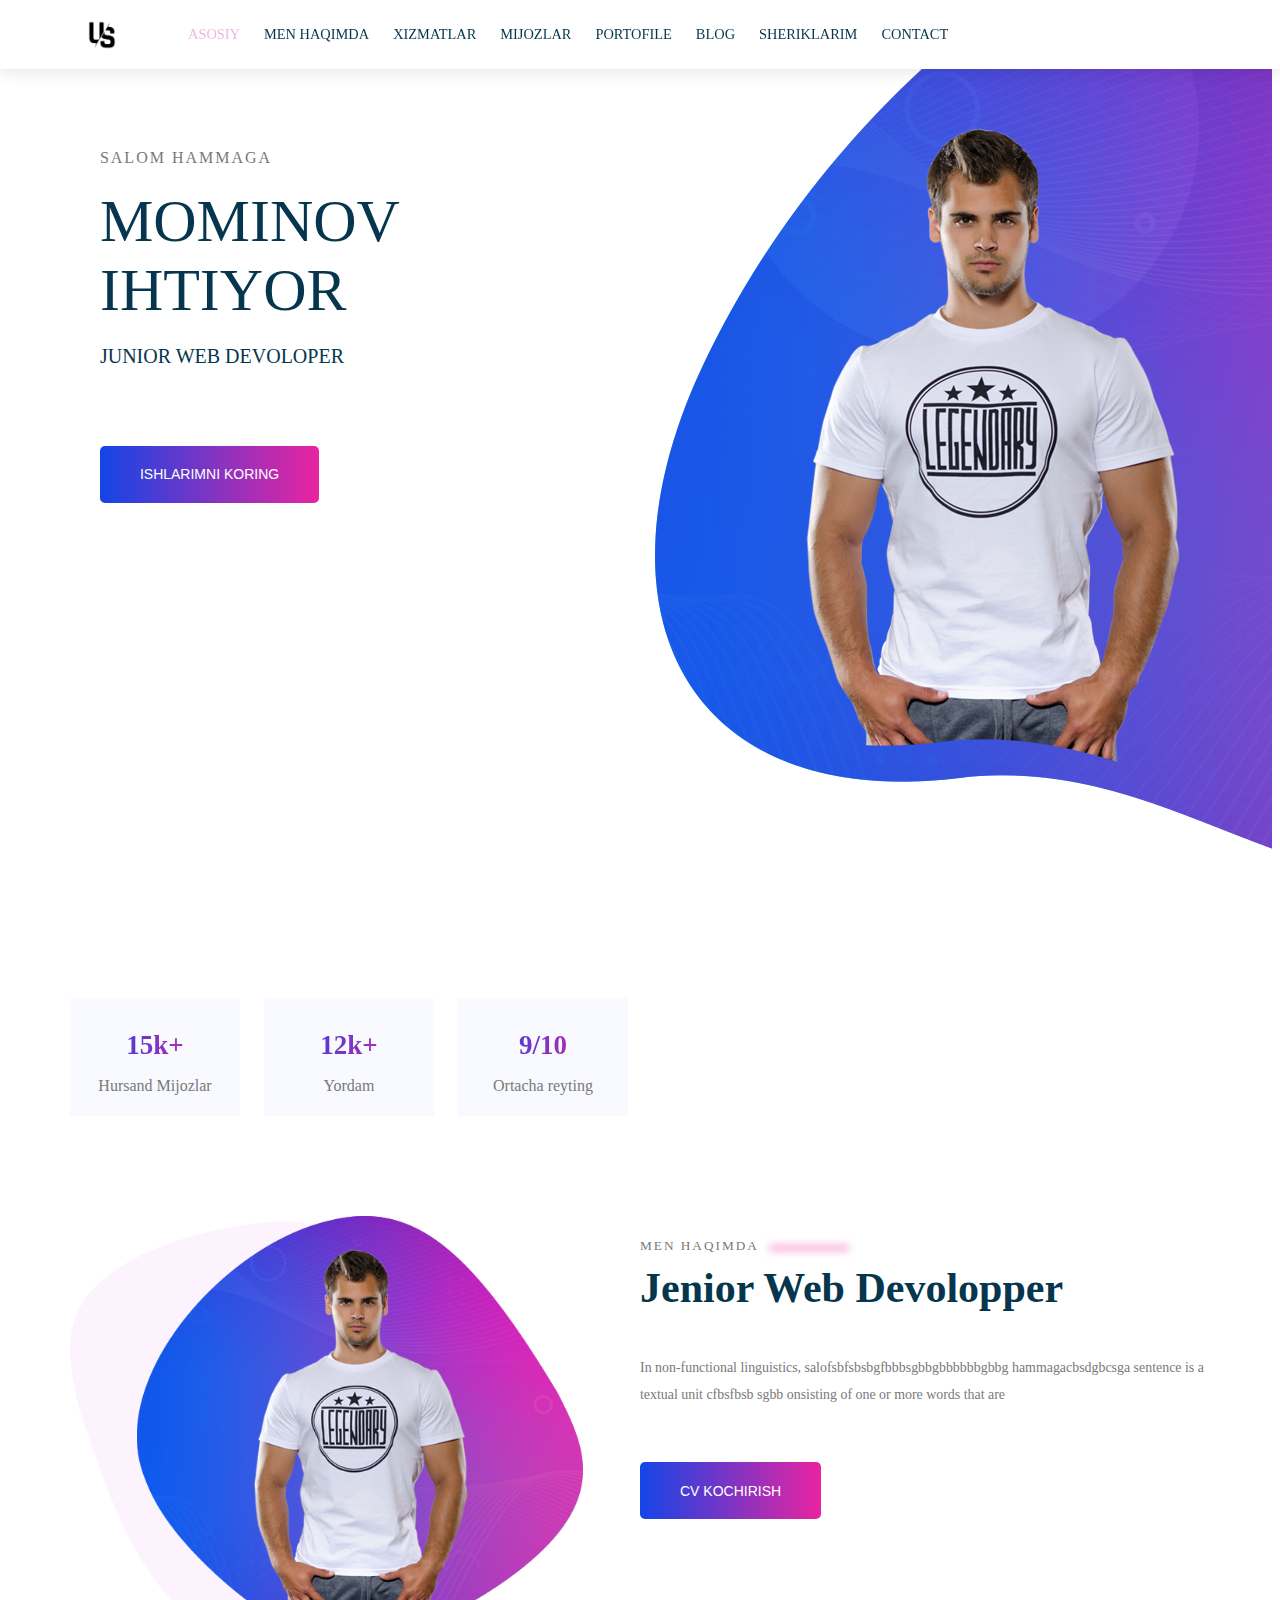
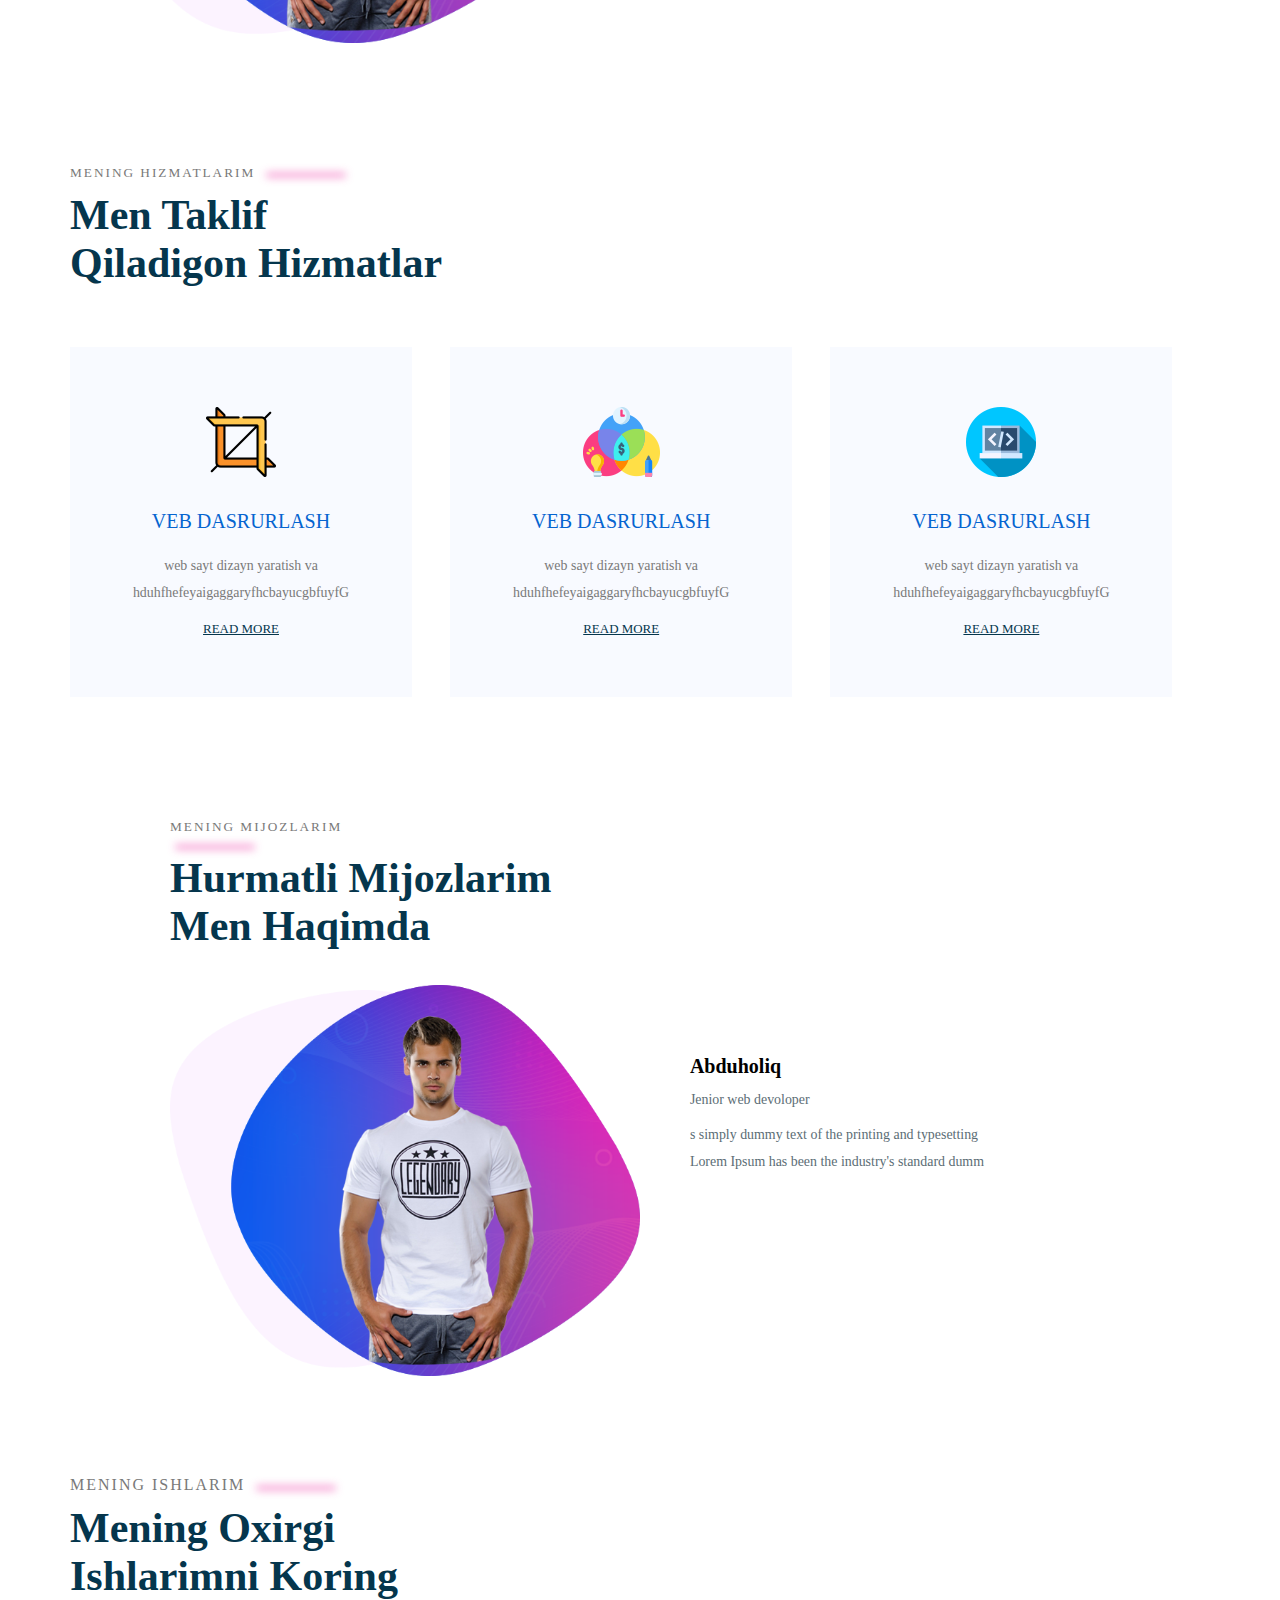
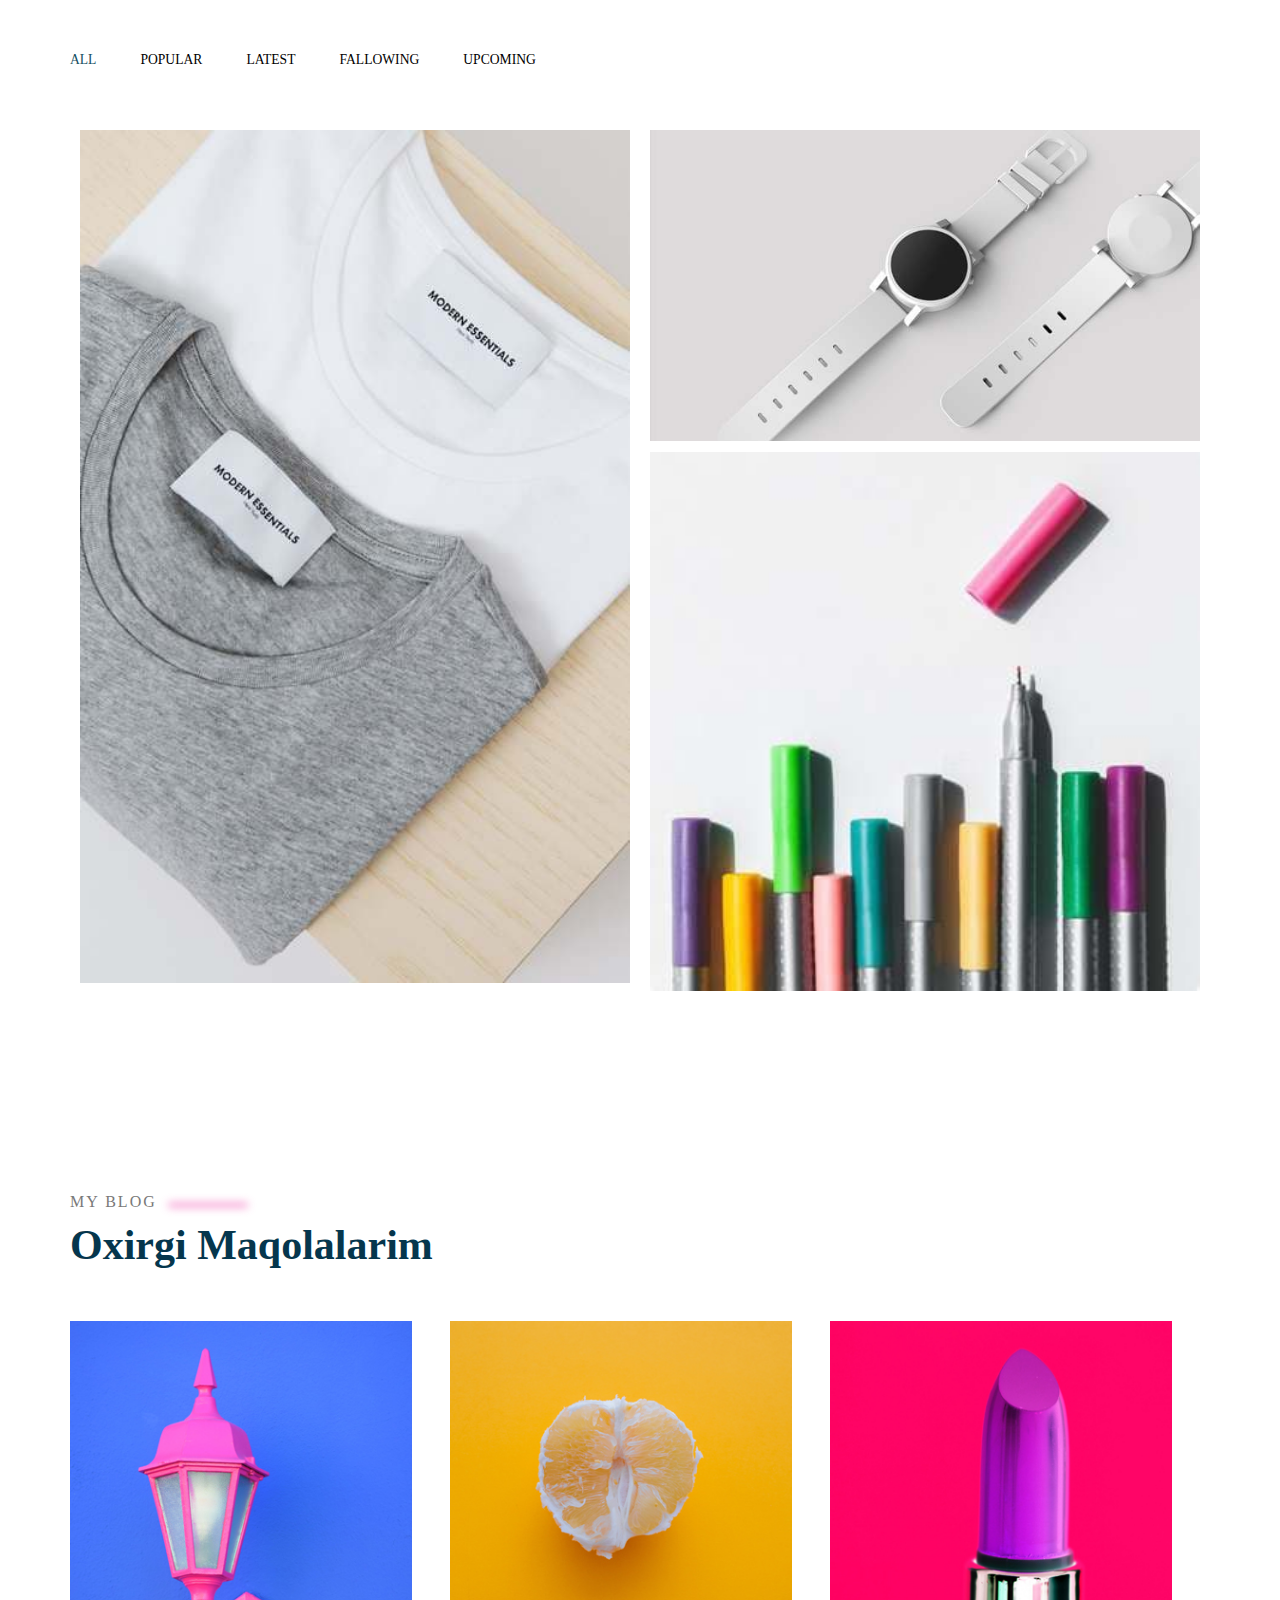
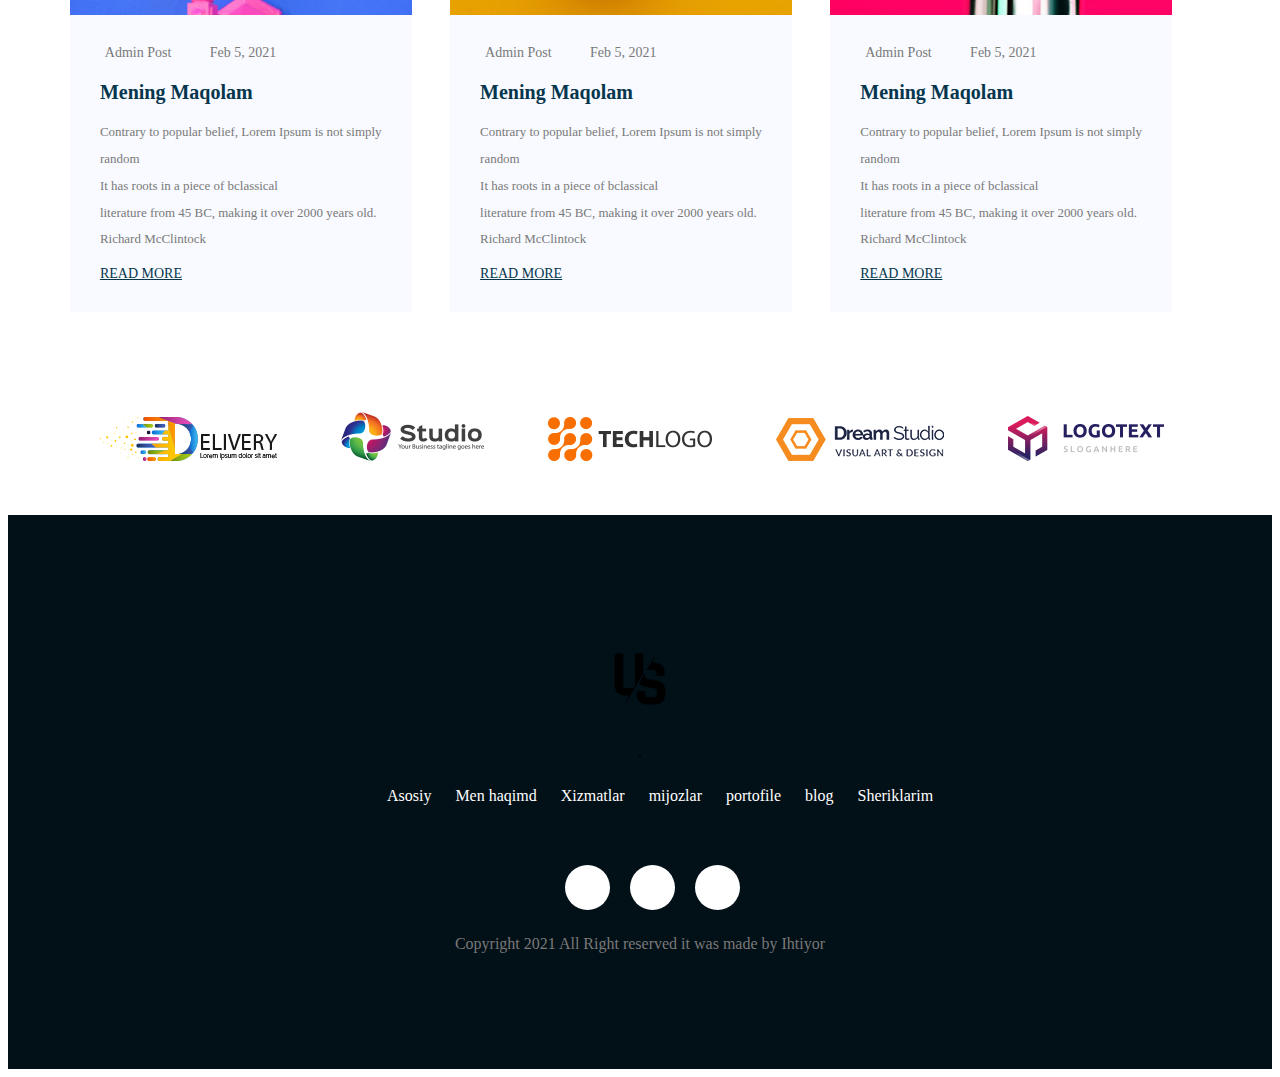
<file: index.html>
<html lang="en">
<head>
    <meta charset="UTF-8">  
    <meta http-equiv="X-UA-Compatible" content="IE=edge">
    <meta name="viewport" content="width=device-width, initial-scale=1.0">
    <title>portofile </title>
    <link rel="stylesheet" href="https://cdnjs.cloudflare.com/ajax/libs/font-awesome/5.15.3/css/all.min.css" integrity="sha512-iBBXm8fW90+nuLcSKlbmrPcLa0OT92xO1BIsZ+ywDWZCvqsWgccV3gFoRBv0z+8dLJgyAHIhR35VZc2oM/gI1w==" crossorigin="anonymous" referrerpolicy="no-referrer" />
    <link rel="stylesheet" href="./shared.css"> 
    <link rel="stylesheet" href="./main.css">

</head>
<body>
    <!--header section -->
    
    <header class="main-header">
      <div class="container">
       <div class="main-header__brand">
             <a href="./index.html">
                 <img src="./images/logo.png" alt="logo">
             </a>
       </div>
        <nav class="main-navigation">
            <ul class="main-navigation__items">
                <li class="main-navigation__item active">
                   <a href="./index.html">Asosiy </a> 
                </li>
                
                <li class="main-navigation__item">
                    <a href="#">Men haqimda  </a> 
                 </li>

                 
                <li class="main-navigation__item">
                    <a href="#">Xizmatlar</a> 
                 </li>
                 
                <li class="main-navigation__item">
                    <a href="#">mijozlar </a> 
                 </li>
                 
                <li class="main-navigation__item">
                    <a href="#"> portofile</a> 
                 </li>
                 
                <li class="main-navigation__item">
                    <a href="#">blog </a> 
                 </li>
                 
                <li class="main-navigation__item">
                    <a href="#">Sheriklarim </a> 
                 </li>
                 <li class="main-navigation__item">
                     <a href="./contact.html">contact</a>
                 </li>
            </ul>
        </nav>
      </div>
    </header>
    
     <!--/header section -->

     <!--main section-->
   <div class="main-banner ">
     <div class="container">
     <section id="main-section " class="main-section">
         <div class="main-section__info">
               <h4 class="main-section__welcome to-uppercase">Salom hammaga</h4>
               <h1 class="main-section__introduction to-uppercase">Mominov Ihtiyor</h1>
               <h3 class="main-section__position to-uppercase">Junior web devoloper</h3>
               <div class="main-section__socialmedia">
                   <a href="https://t.me/Momin9908">
                        <i class="fab fa-telegram-plane"></i>
                   </a>

                   <a href="https://instagram.com/mumin.9908">
                        <i class="fab fa-instagram"></i>
                   </a>

                   <a href="https://twitter/mumin99ihtiyor">
                       <i class="fab fa-twitter"></i>
                    </a>
               </div>
                <button type="button" class=" button main-section__button to-uppercase">Ishlarimni koring</button>
         </div>
       <div class="main-section__image">
            <img src="./images/me.png" alt="image">
       </div>
     </section>
        <div class="clearfix"></div>
     </div>
   </div>
     <!--/main section -->
      <!--statistic section -->
       <div class="container">
          <section id="statistics" class="statistics">
              <div class="statistics__items">
                   <h3 class="statistics-number"> 
                      15k+
                   </h3>
                   <p class="statistics-title">
                      Hursand Mijozlar 
                   </p>

               </div>
               <div class="statistics__items">
                  <h3 class="statistics-number"> 
                     12k+
                  </h3>
                  <p class="statistics-title">
                     Yordam  
                  </p>

              </div>
              <div class="statistics__items">
               <h3 class="statistics-number"> 
                 9/10
               </h3>
               <p class="statistics-title">
                  Ortacha reyting  
               </p>

           </div>
          </section>
       </div>

     <!--about me section -->
     <div class="container">
      <section id="about-me" class="about-me">
         <div class="about-me__image">
            <img src="./images/about-me.png" alt="about me image">
         </div>
        
         <div class="about-me__info">
            <h5 class="section-subtitle">
               Men Haqimda
               <span class="blur-line"></span>
            </h5>
            <h3 class="section-title">
               Jenior web devolopper 
            </h3>
            <p class="about-me__description">
             In non-functional linguistics, salofsbfsbsbgfbbbsgbbgbbbbbbgbbg
              hammagacbsdgbcsga sentence is a <br> textual unit cfbsfbsb sgbb
              onsisting of one or more words that are
            </p>
            <button type="button" class="button to-uppercase main-section__button  meadia-button">
               CV Kochirish 
            </button>
         </div>
       </section>
        <div class="clearfix"></div>
     </div>

     <!--/about me section -->

     <!-- my servises -->
     <div class="container">
     <section id="my-servises" class="services">
          <h5 class="section-subtitle">
            Mening Hizmatlarim
            <span class="blur-line"></span>
          </h5>
          <h2 class="section-title">
             Men taklif <br>
             qiladigon hizmatlar 
          </h2>
            <div class="services-cards">
               <div class="service-card">
                     <img clas="service-icon__card"src="./images/service-1.png" alt="servise 1">
                     <h5 class="service-card__title">
                        Veb dasrurlash 
                     </h5>
                     <p class="service-card__disription">
                        web sayt dizayn yaratish va <br>
                        hduhfhefeyaigaggaryfhcbayucgbfuyfG
                     </p>
                     <a href="#" class="service-card__link">Read more</a>
               </div>

              <!--my sercices 2 part -->
               <div class="service-card">
                  <img clas="service-icon__card"src="./images/service-2.png" alt="servise 1">
                  <h5 class="service-card__title">
                     Veb dasrurlash 
                  </h5>
                  <p class="service-card__disription">
                     web sayt dizayn yaratish va <br>
                     hduhfhefeyaigaggaryfhcbayucgbfuyfG
                  </p>
                  <a href="#" class="service-card__link">Read more</a>
            </div>

            <!--My services part 3-->
            <div class="service-card">
               <img clas="service-icon__card"src="./images/service-3.png" alt="servise 1">
               <h5 class="service-card__title">
                  Veb dasrurlash 
               </h5>
               <p class="service-card__disription">
                  web sayt dizayn yaratish va <br>
                  hduhfhefeyaigaggaryfhcbayucgbfuyfG
               </p>
               <a href="#" class="service-card__link">Read more</a>
          </div>
            </div>
     </section>
     </div>
        <!--/my servises  -->

     <!--my cliennts -->
     
      <div class="container">
         <section id="clients" class="clients">
            <h5 class="section-subtitle ">
               Mening Mijozlarim 
            </h5>
            <span class="blur-line"></span>
            <h2 class="section-title">Hurmatli Mijozlarim <br>
             Men haqimda 
            </h2>
            <div class="client-items">
                  <div class="client-item">
                       <div class="client-item__image ">
                             <img src="./images/about-me.png" alt="client image">
                       </div>

                       <div class="client-item__info">
                             <h3 class="client-item__name">
                                Abduholiq 
                             </h3>
                             <p class="client-item__position">
                                Jenior web devoloper
                             </p>
                             <p class="client-item__review">
                              s simply dummy text of the printing and typesetting <br>
                               Lorem Ipsum has been the industry's standard dumm
                             </p>
                             <div class="client-__rate">
                              <i class="fas fa-star"></i>
                              <i class="fas fa-star"></i>
                              <i class="fas fa-star"></i>
                              <i class="fas fa-star"></i>
                              <i class="fas fa-star disabled "></i>
                             </div>
                       </div>
                       
                  </div>
            </div>
     </section>
     <div class="clearfix"></div>
      </div>
     
         <!--/my clients -->

      <!--my portofile-->
      <div class="container">
          <section id="my-portofile " class="portfile">
            <div class="section-subtitle">
               Mening ishlarim 
               <span class="blur-line ">
               </span>
            </div>
            <div class="section-title">
               Mening Oxirgi <br> ishlarimni koring 
           </div>
           <ul class="portfile-filter">
              <li class="active">
                 All
              </li>
              <li>
               Popular
             </li>
             <li>
               Latest
             </li>
             <li>
               fallowing 
            </li>
            <li>
               Upcoming 
            </li>
           </ul>
          <div class="portfile-items">
               <div class="portfile-item">
                  <img src="./images/portfile1.jpg" alt="img 1" class="portfile-item-image">
                  <div class="portfile-overlay"></div>
                  <div class="portfile-item-info">
                     <h4>
                        <a href="#">portofile items 1 </a>
                     </h4>
                     <p> 
                        ishim haqida 
                     </p>
                  </div>
               </div>

               <div class="portfile-item  portfile-item-2">
                  <img src="./images/portfile2.jpg" alt="img2" class="portfile-item-image">
                  <div class="portfile-overlay"></div>
                  <div class="portfile-item-info">
                     <h4>
                        <a href="#">portofile items 1 </a>
                     </h4>
                     <p> 
                        ishim haqida 
                     </p>
                  </div>
               </div>

               <div class="portfile-item portfile-item-3">
                  <img src="./images/portfile3.jpg" alt="img3" class="portfile-item-image">
                  <div class="portfile-overlay"></div>
                  <div class="portfile-item-info">
                     <h4>
                        <a href="#">portofile items 1 </a>
                     </h4>
                     <p> 
                        ishim haqida 
                     </p>
                  </div>
               </div>
          </div>
       </section>
      </div>
     <!--/portofile-->

     <!--my blog -->

    <div class="container">
      <section id="my-blog" class="blog">
           <div class="section-subtitle">
               My blog 
               <span class="blur-line"></span>
           </div>
           <div class="section-title">
              oxirgi maqolalarim 
           </div>
           <div class="blog-items">
            <div class="blog-item">
               <div class="blog-item__image">
                  <img src="./images/blog-1.jpg" alt="blog image">
               </div>
               <div class="blog-item__info">
                  <div class="blog-item__main-info">
                     <span class="blog-item__after">
                      <i class="fa fa-user"></i>
                        Admin Post 
                     </span>
                     <span class="blog-item__date">
                        <i class="fa fa-calendar"></i>
                        Feb 5, 2021
                     </span>
                  </div>
                  <h5 class="blog-item-title">
                     Mening Maqolam 
                  </h5>
                  <p class="blog-item-disciption">
                   Contrary to popular belief, Lorem Ipsum is not simply random <br> It has roots in a
                    piece of bclassical <br> literature from 45 BC, 
                   making it over 2000 years old. Richard McClintock
                  </p>
                  <a class="blog-item__learn-more">
                     read more
                  </a>
               </div>
            </div>

           <!--second card blog-->
            <div class="blog-item">
               <div class="blog-item__image">
                  <img src="./images/blog-2.jpg" alt="blog image">
               </div>
               <div class="blog-item__info">
                  <div class="blog-item__main-info">
                     <span class="blog-item__after">
                      <i class="fa fa-user"></i>
                        Admin Post 
                     </span>
                     <span class="blog-item__date">
                        <i class="fa fa-calendar"></i>
                        Feb 5, 2021
                     </span>
                  </div>
                  <h5 class="blog-item-title">
                     Mening Maqolam 
                  </h5>
                  <p class="blog-item-disciption">
                   Contrary to popular belief, Lorem Ipsum is not simply random <br> It has roots in a
                    piece of bclassical <br> literature from 45 BC, 
                   making it over 2000 years old. Richard McClintock
                  </p>
                  <a class="blog-item__learn-more">
                     read more
                  </a>
               </div>
            </div>
            
              <!--third card blog-->
              <div class="blog-item">
               <div class="blog-item__image">
                  <img src="./images/blog-3.jpg" alt="blog image">
               </div>
               <div class="blog-item__info">
                  <div class="blog-item__main-info">
                     <span class="blog-item__after">
                      <i class="fa fa-user"></i>
                        Admin Post 
                     </span>
                     <span class="blog-item__date">
                        <i class="fa fa-calendar"></i>
                        Feb 5, 2021
                     </span>
                  </div>
                  <h5 class="blog-item-title">
                     Mening Maqolam 
                  </h5>
                  <p class="blog-item-disciption">
                   Contrary to popular belief, Lorem Ipsum is not simply random <br> It has roots in a
                    piece of bclassical <br> literature from 45 BC, 
                   making it over 2000 years old. Richard McClintock
                  </p>
                  <a class="blog-item__learn-more">
                     read more
                  </a>
               </div>
            </div>

           </div>
     </section>
    </div>
     <!--/my blog -->

      <!--my partner -->
      <div class=" container">
         <section id="my-partner " class="partners">
              <div class="partner">
                 <img src="./images/partner-1.png" alt="partner">
              </div>
              <div class="partner">
               <img src="./images/partner-2.png" alt="partner">
            </div>
            <div class="partner">
               <img src="./images/partner-3.png" alt="partner">
            </div>
            <div class="partner">
               <img src="./images/partner-4.png" alt="partner">
            </div>
            <div class="partner">
               <img src="./images/partner-5.png" alt="partner">
            </div>
         </section>
      </div>

     <!--my partner -->

     <!--fotter section-->
     <footer class="fotter">
          <div class="fotter-brand">
             <img src="./images/logo.png" alt="logo">
          </div>
     .  <div class="container">
           <nav class="fotter-navigation">
               <ul class="fotter-navigation_items">
                  <li class="fotter-navigation_item">
                      <a href="#">Asosiy </a> 
                   </li>
             
                   <li  class="fotter-navigation_item">
                      <a href="#">Men haqimd  </a> 
                   </li>

              
                   <li  class="fotter-navigation_item">
                       <a href="#">Xizmatlar</a> 
                   </li>
              
                   <li  class="fotter-navigation_item">
                       <a href="#">mijozlar </a> 
                   </li>
              
                   <li  class="fotter-navigation_item">
                      <a href="#"> portofile</a> 
                   </li>
              
                   <li  class="fotter-navigation_item">
                      <a href="#">blog </a> 
                   </li>
               
                   <li  class="fotter-navigation_item">
                     <a href="#">Sheriklarim </a> 
                   </li>
               </ul>
          </nav>
           <ul class="fotter-socials">
                <li class="fotter-social">
                   <a href="#">
                      <i class="fab fa-telegram"></i>
                   </a>
                </li>

                <li class="fotter-social">
                  <a href="#">
                     <i class="fab fa-instagram"></i>
                  </a>
               </li>

               <li class="fotter-social">
                  <a href="#">
                     <i class="fab fa-facebook"></i>
                  </a>
               </li>

           </ul>
           <p class="fotter-text">
              Copyright 2021 All Right reserved it was made by Ihtiyor 
           </p>
        </div>
     </footer>
     <!--/fotter section -->
</body>
</html>
</file>
<file: shared.css>
/* core styles*/


.body {
    margin: 0;
    font-family: sans-serif;
}

.container {
    width: 1140px;
    margin: 0 auto;
}

.to-uppercase {
    text-transform: uppercase;
}
.clearfix {
    clear: both;
}

.section-subtitle {
    letter-spacing: 2px;
    font-weight: 500;
    margin-bottom: 0.625rem;
    color: #797979;
    text-transform: uppercase;
}
 .section-title {
  margin-top: 5px;
  font-size: 42px;
  font-weight: 700;
  text-transform: capitalize;
  color: #05364d;
 }

  .button {
     border: none;
     background: linear-gradient(to right , #1345e6 0%  , #ed239f 51%,#1345e6 100%);
     background-size: 200% auto;
     color: #ffffff;
     font-weight: 500;
     font-size: 14px;
     padding: 1.26rem 2.5rem;
     cursor: pointer;
     border-radius: 5px;
        
  }
  .button:hover {
      background-position: center right;
  }

  .blur-line {
      display: inline-block;
      margin-left: 0.32rem;
      width: 80px;
      height: 4px;
      background-color: rgba(237,35,159,0.6);
      filter: blur(4px);
      border-radius: 4px;
  }


/* main header styles*/

.main-header {
    position: fixed;
    top: 0;
    left: 0px;
    width: 100%;
    background-color: white;
    box-shadow: 0px 3px 16px 0px rgb(0 0 0 /10%);
    z-index: 10;
}




.main-navigation__item a:hover {
    color: #efb6df
}

.main-navigation__item.active a {
    color:  #efb6df;
}

.main-navigation__item a {
    color: #05364d;
    text-decoration: none;
    text-transform: uppercase;
    font-size: 25x;
    font-weight: 500;
}

.main-navigation__item a:hover {
    color: #efb6df
}

.main-navigation__item.active a {
    color:  #efb6df;
}


.main-header__brand {
    display: inline-block;
    vertical-align: middle;
}

.main-header__brand img {
width: 64px;

}
.main-navigation {
    display: inline-block;
    vertical-align: middle;
}
.main-navigation__item {
    display: inline-block;
    padding: 0.625rem;
}

.main-navigation__item a {
    color: #05364d;
    text-decoration: none;
    text-transform: uppercase;
    font-size: 0.90rem;
    font-weight: 500;
}

.main-navigation__item a:hover {
    color: #efb6df
}

.main-navigation__item.active a {
    color:  #efb6df;
}

/* social-meadia section */

.fotter {
    padding: 100px 0;
    margin-top: 50px;
    background-color: #021017;
    text-align: center;
}

.fotter-brand img {
    width: 128px;
}

.fotter-navigation_items {
    margin-bottom: 50px ;
}

.fotter-navigation_item {
    display: inline-block;
    padding: 10px;
}

.fotter-navigation_item a {
    color: white;
    text-decoration: none;
}

.fotter-social {
    display: inline-block;
    width: 45px;
    height: 45px;
    line-height: 45px;
    text-align: center;
    background-color: #ffffff;
    border-radius: 36px;
    color: #05364d;
    font-size: 25px;
    margin-right: 1rem;
}
.fotter-social a {
    color:#021017 ;
    padding: 0.5rem;
}

.fotter-social:hover {
    background: linear-gradient( 90deg, #1345e6 0%, #ed239f 100%);
}

.fotter-social:hover i {
    color: white;
}

.fotter-text {
    color: #797979;
      margin-top: 25px;
}

@media only screen and (max-width: 767px) {
    .container {
        width: 96%;
    }
   .main-navigation{
       display: none;
   }

   /* footer section */
     .fotter-navigation {
         display: none;
     }

  
}
</file>
<file: main.css>
/* main section styles*/

.main-banner {
  background: url('./images/main-banner.png') no-repeat top center ;
  background-position: center;
  background-size: cover;
  min-height: 890px;
  
}

.main-section {
    padding: 7.5rem 1.87rem;
}
.main-section > div {
    width: 50%;
    float: left;
}
.main-section__image {
    text-align: right;
    
}

.main-section__welcome {
    font-size: 1rem;
    font-weight: 400;
    margin-bottom: 1.25rem;
    letter-spacing: 2px;
    color: #797979;
}
.main-section__introduction {
    margin-top: 1.25rem;
    font-size: 3.75rem;
    font-weight: 500;
    margin-bottom: 1.25rem;
    color: #05364e;
}

.main-section__socialmedia a {
    color: #8fa1aa;
    font-size: 1.5rem;
     display: inline-block;
    margin-right: 16px;
    cursor: pointer;
}

.main-section__socialmedia a:hover i {
    color: #1c44e4;
}

.main-section__position {
    color:#05364e ;
    font-size: 1.25rem;
    font-weight: 300;
    margin-bottom: 20px;
    
}

.main-section__button {
    margin-top: 1.87rem;

}

  /* statistic section */

  .statistics {
      padding-top: 6.25rem;
  }
  .statistics__items {
      display: inline-block;
      background-color:#f8faff;
      text-align: center;
      padding: 0.32rem 0.625rem;
      margin-right: 1.25rem;
      width: 150px;
  }
   .statistics-number {
    font-size: 1.69rem;
    margin-bottom: 0.32rem;
     background: linear-gradient(90deg , #1345e6 0% , #ed239f 100%);
     -webkit-background-clip: text;
     -webkit-text-fill-color: transparent;

   }
   .statistics-title {
     font-size: 16px;
     color: #797979;
     font-weight: 300;
   }
    
   /* about me section */
   .about-me {
       padding: 6.25rem 0;
   }
   .about-me > div {
       width: 50%;
       float: left;
   }
    
   .about-me__image img  {
    width: 90%;
   }
   


    .about-me__description {
        font-size: 0.87rem;
        font-weight: 300;
        color: #797979;
        line-height: 1.69rem;
    }

    .main-section__button {
        margin-top: 2.5rem;
    }
    
    

    /* services section style  */

    .services {
        padding-top: 6.25rem;
    }
     .service-card{
        display: inline-block;
        width: 30%;
        padding: 3.75rem 1.87rem;
        background-color: #f8faff;
        margin-right: 3%;
        margin-top: 1.56rem;
        text-align: center;
        box-sizing: border-box;
    }

    .service-card__title {
        color: #0564d0;
        font-size: 1.25rem;
        font-weight: 500;
        margin-bottom: 1.25rem;
        text-transform: uppercase;
    }

    .service-card__disription {
        font-size: 0.87rem;
        line-height: 1.68rem;
        font-weight: 300;
        color: #797979;

    }

    .service-card__link {
        font-size: 0.81rem;
        font-weight: 500;
        text-transform: uppercase;
        color: #05364d;
        text-decoration: underline;
    }

    .service-card:hover {
        background-color: #5f30ff;
    }
    .service-card:hover .service-card__title,
    .service-card:hover .service-card__disription,
     .service-card:hover .service-card__link{
         color: white   ;
     }


     /* my clients section styles  */
     
     .clients {
         padding: 6.25rem;
     }

     .client-item > div {
         width: 50%;
         float: left;
         box-sizing: border-box;
     }
     .client-item__image img {
         width: 100%;
     }

     .client-item__info {
         padding-top: 3.12rem;
         padding-left: 3.12rem;
     }

    .client-item__name {
        font-size: 1.25rem;
        margin-bottom: 0.25rem;

    }
    .client-item__position {
        font-size: 0.87rem;
        font-weight: 500;
        color: #5b6d75;
    }
    .client-item__review {
        font-size: 0.87rem;
        line-height: 1.68rem;
        font-weight: 300;
        color:#5b6d75 ;
    }
    .client-__rate {
        color: #ffd805;
    }
    .client-__rate .disabled {
        color: #aeb9be;
    }


    
    /*  portfile section style */

     .portfile {
      padding: 6.25rem 0;
      }

     .portfile-filter {
         padding-left: 0;
         list-style: none;
         margin-top: 3.12rem;
     }
     .portfile-filter li {
         display: inline-block;
         margin-right: 2.5rem;
         font-size: 0.85rem;
         font-weight: 500;
         text-transform: uppercase;
         cursor: pointer;
     }
 
     


     .portfile-filter li:hover,
     .portfile-filter li.active {
         color: #134e61;
     }

     
     .portfile-items {
        margin-top: 3.25rem;
        position: relative;
     }

     .portfile-item {
      position: relative;
      display: inline-block;
      cursor: pointer;
      transition: 2s;
      width: 50%;
      padding: 0.625rem;
      box-sizing: border-box;
      
      

    }
     

     .portfile-item-2 {
         position: absolute;
         right: 0;
         top: 0;
         

     }

     
     .portfile-item-3 {
        position: absolute;
        right: 0;
        top: 322px;

    }

     .portfile-item-image {
         width: 100%;
     }

     .portfile-overlay {
         position: absolute;
         left: 0;
         top: 0%;
         height: 100%;
         width: 100%;
         background-color: rgba(19,69,230,0.9);
         visibility: hidden;
         z-index: 1;
     }
      
     .portfile-item-info {
         position: absolute;
         bottom: 44px;
         left: 80px;
         color: white;
         visibility: hidden;
     }
     
     .portfile-item-info a {
      color: white;
      text-decoration: none;
     }

      .portfile-item:hover .portfile-overlay{
         visibility: visible;
         top: 20px;
         left: 20px;
     }
     .portfile-item:hover .portfile-item-info {
         visibility: visible;
         bottom: 20px;
         left: 60px;
         color: white;
     }

 
     /*blog item style */

     .blog {
       padding-top: 6.25rem;  
       
     }
     .blog-items {
         margin-top: 3.25rem;
     }
     .blog-item {
         display: inline-block;
         width: 30%;
         margin-right: 3%;
         box-sizing: border-box;
     }

     .blog-item:hover{
         box-shadow: 0px 10px 20px rgb(5  54 77  / 10%);
     }

     .blog-item:hover .blog-item__info {
         background-color: white;
     }

     .blog-item__image img {
         width: 100%;
     }
     .blog-item__info {
         background-color: #f8faff;
         padding: 1.87rem;
         color: #797979;
     }
     .blog-item__main-info span {
         font-size: 14px;
          margin-right: 1.87rem;
         font-weight: lighter;
     }

     .blog-item__info i {
         margin-right: 0.31rem;
     }
     
     .blog-item-title {
         font-size: 1.25rem;
         margin-top: 1.25rem;
         margin-bottom: 0.94rem;
         color: #05364d;
        font-weight: 700;
     }
      
     .blog-item-disciption {
         line-height: 1.68rem;
         font-weight: lighter;
         font-size: 0.81rem;
     }

     .blog-item__learn-more {
         font-size: 14px;
         font-weight: 500;
         text-transform: uppercase;
         color: #05364d;
         cursor: pointer;
       text-decoration: underline;        
     }

     .blog-item__learn-more:hover {
         color:#ed239f;

     }

     /* my partnera */

     .partners {
         padding-top: 100px;

     }
     .partner {
         display: inline-block;
         padding: 0 30px;
     }
     .partner:hover {
        box-shadow: 0px 10px 20px rgb(5  54 77  / 10%);
        
     }

      /* main section fot mobile */
     @media only screen and ( max-width: 767px ){
         
         .main-banner {
           background: none;
           min-height: auto;
         }
         .main-section__image {
             display: none;
         }
          

         .main-section > div {
            width: 100%;
        }
        /* statictisection */

        .statistics__items {
          width: 100%;
         margin-bottom: 10px;
         margin-left: 10px;
         box-sizing: border-box;
         margin-right: 0 ;
        }

        /* about me section */

        .about-me {
         padding: 1.5rem;
        }
   
        .about-me > div {
          width: 100%;
        }
         .about-me__image img {
          display: none ;
        }

        /*service card sectiom */

        .services {
          padding: 1.5rem;
        }

        .service-card {
            width: 100%;
            margin-right: 0;
            margin-top: 20px;
            margin-left: 0;
        }

        /*client section */

        .clients {
            padding: 1.rem 0;
        }
        .client-item > div {
            width: 100%;
            float: none;
        }
         
        /*portofile item */
        .portfile-item {
            width: 100%;
        }

        .portfile {
            padding: 1.5rem;
        }
         .portfile-item-2 ,
         .portfile-item-3 {
             position: static;
         }
        
         /* blog section */
           .blog {
            padding: 1.5rem 0;
           }

           .blog-item {
               width: 100%;
               margin-right: 0;
               margin-bottom: 20px;
           }
     
          /*partner section */
          .partners {
              padding: 1.5rem 0;
          }      
          .partner {
              display: block;
              padding: 0;
              text-align: center;
              margin-bottom: 10px;
          } 

          
         }
</file>
